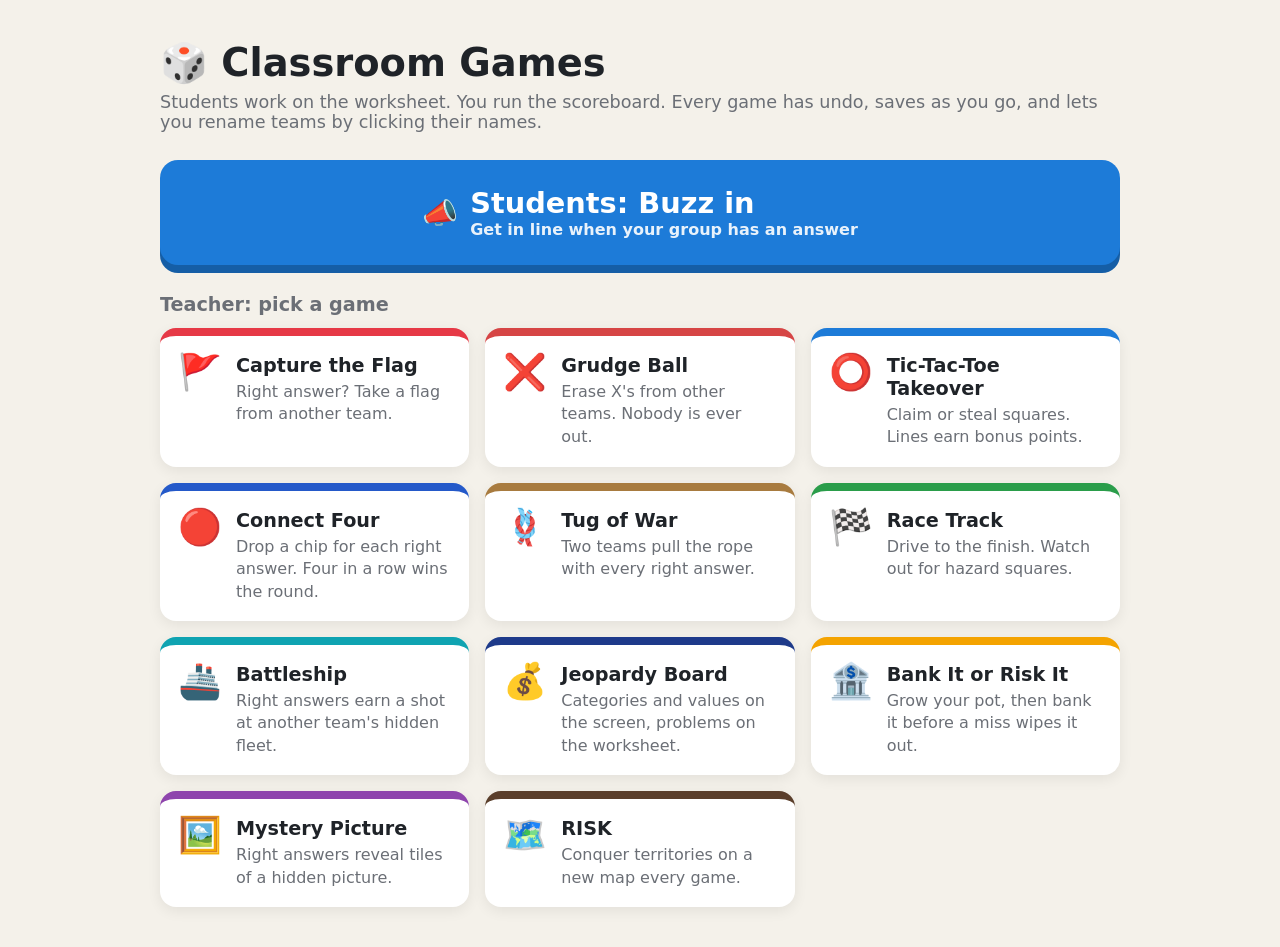
<file: index.html>
<!doctype html>
<html lang="en">
<head>
<meta charset="utf-8">
<meta name="viewport" content="width=device-width, initial-scale=1">
<title>Classroom Games</title>
<style>
  :root{--bg:#f4f1ea;--card:#fff;--ink:#1f2328;--muted:#6b6f76}
  *{box-sizing:border-box}
  body{margin:0;background:var(--bg);color:var(--ink);font-family:system-ui,-apple-system,"Segoe UI",Roboto,sans-serif}
  main{max-width:1000px;margin:0 auto;padding:40px 20px}
  h1{margin:0 0 6px;font-size:2.4rem}
  .lede{margin:0 0 28px;color:var(--muted);font-size:1.1rem}
  .grid{display:grid;grid-template-columns:repeat(auto-fit,minmax(260px,1fr));gap:16px}
  a.card{display:flex;gap:14px;align-items:flex-start;background:var(--card);border-radius:16px;padding:18px;text-decoration:none;color:inherit;box-shadow:0 4px 14px rgba(0,0,0,.07);border-top:8px solid var(--c);transition:transform .15s}
  a.card:hover{transform:translateY(-3px)}
  .em{font-size:2.2rem;line-height:1}
  .card b{display:block;font-size:1.2rem;margin-bottom:4px}
  .card span{color:var(--muted);line-height:1.4}
  .buzz{display:flex;align-items:center;justify-content:center;gap:12px;width:100%;padding:26px 20px;margin:0 0 28px;border-radius:18px;background:#1d7bd8;color:#fff;text-decoration:none;font-size:1.8rem;font-weight:800;box-shadow:0 8px 0 #155ea6}
  .buzz:active{transform:translateY(4px);box-shadow:0 4px 0 #155ea6}
  .buzz small{display:block;font-size:1rem;font-weight:600;opacity:.9}
  h2{font-size:1.2rem;color:var(--muted);margin:0 0 12px}
</style>
</head>
<body>
<main>
  <h1>🎲 Classroom Games</h1>
  <p class="lede">Students work on the worksheet. You run the scoreboard. Every game has undo, saves as you go, and lets you rename teams by clicking their names.</p>
  <a class="buzz" href="buzz.html"><span>📣</span><span>Students: Buzz in<small>Get in line when your group has an answer</small></span></a>
  <h2>Teacher: pick a game</h2>
  <div class="grid">
    <a class="card" href="capture-the-flag.html" style="--c:#e63946"><div class="em">🚩</div><div><b>Capture the Flag</b><span>Right answer? Take a flag from another team.</span></div></a>
    <a class="card" href="grudge-ball.html" style="--c:#d64545"><div class="em">❌</div><div><b>Grudge Ball</b><span>Erase X's from other teams. Nobody is ever out.</span></div></a>
    <a class="card" href="tic-tac-toe-takeover.html" style="--c:#1d7bd8"><div class="em">⭕</div><div><b>Tic-Tac-Toe Takeover</b><span>Claim or steal squares. Lines earn bonus points.</span></div></a>
    <a class="card" href="connect-four.html" style="--c:#2459c9"><div class="em">🔴</div><div><b>Connect Four</b><span>Drop a chip for each right answer. Four in a row wins the round.</span></div></a>
    <a class="card" href="tug-of-war.html" style="--c:#a87b3f"><div class="em">🪢</div><div><b>Tug of War</b><span>Two teams pull the rope with every right answer.</span></div></a>
    <a class="card" href="race-track.html" style="--c:#2a9d4a"><div class="em">🏁</div><div><b>Race Track</b><span>Drive to the finish. Watch out for hazard squares.</span></div></a>
    <a class="card" href="battleship.html" style="--c:#0fa3b1"><div class="em">🚢</div><div><b>Battleship</b><span>Right answers earn a shot at another team's hidden fleet.</span></div></a>
    <a class="card" href="jeopardy-board.html" style="--c:#1e3a8a"><div class="em">💰</div><div><b>Jeopardy Board</b><span>Categories and values on the screen, problems on the worksheet.</span></div></a>
    <a class="card" href="bank-it-or-risk-it.html" style="--c:#f4a300"><div class="em">🏦</div><div><b>Bank It or Risk It</b><span>Grow your pot, then bank it before a miss wipes it out.</span></div></a>
    <a class="card" href="mystery-picture.html" style="--c:#8e44ad"><div class="em">🖼️</div><div><b>Mystery Picture</b><span>Right answers reveal tiles of a hidden picture.</span></div></a>
    <a class="card" href="risk.html" style="--c:#5a3e2b"><div class="em">🗺️</div><div><b>RISK</b><span>Conquer territories on a new map every game.</span></div></a>
  </div>
</main>
</body>
</html>
</file>
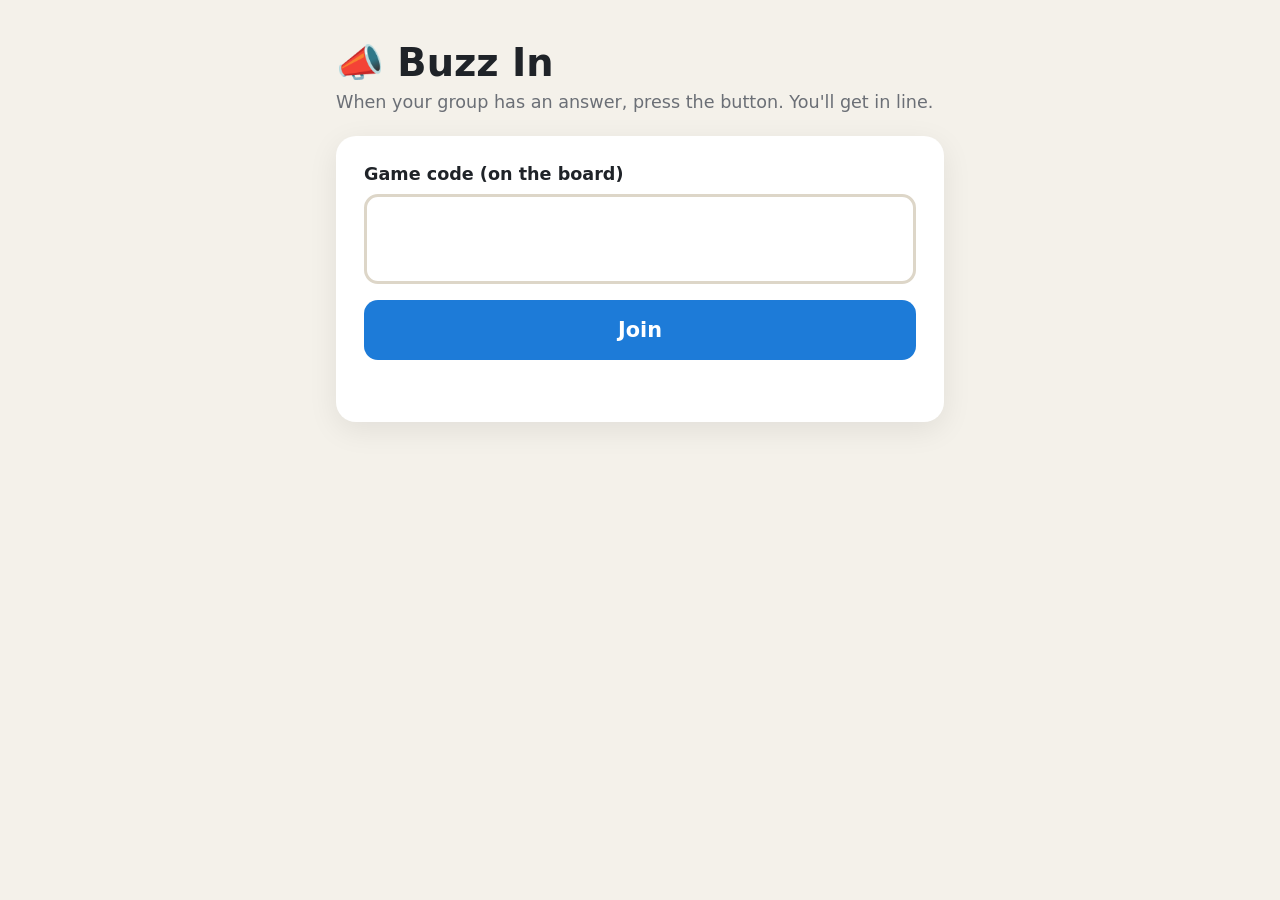
<file: src/buzz-student.html>
<!doctype html>
<html lang="en">
<head>
<meta charset="utf-8">
<meta name="viewport" content="width=device-width, initial-scale=1">
<title>Buzz In</title>
<style>
  :root{--bg:#f4f1ea;--card:#fff;--ink:#1f2328;--muted:#6b6f76;--line:#ddd6c8;--accent:#1d7bd8;--good:#2a9d4a;--bad:#d64545;--warn:#f4a300;--c:#1d7bd8}
  *{box-sizing:border-box}
  html,body{margin:0}
  body{background:var(--bg);color:var(--ink);font-family:system-ui,-apple-system,"Segoe UI",Roboto,sans-serif;min-height:100vh}
  button{font:inherit;cursor:pointer;border:0;border-radius:14px;color:inherit;background:none}
  button:disabled{opacity:.4;cursor:not-allowed}
  [hidden]{display:none!important}
  main{max-width:640px;margin:0 auto;padding:40px 16px}
  h1{margin:0 0 6px;font-size:2.4rem}
  .lede{color:var(--muted);margin:0 0 24px;font-size:1.1rem}
  .card{background:var(--card);border-radius:20px;padding:28px;box-shadow:0 8px 30px rgba(0,0,0,.08)}
  label{display:block;font-weight:700;font-size:1.1rem;margin-bottom:10px}
  #code{width:100%;font-size:3rem;font-weight:800;letter-spacing:.3em;text-align:center;text-transform:uppercase;padding:14px;border:3px solid var(--line);border-radius:14px;font-family:ui-monospace,Menlo,Consolas,monospace}
  #code:focus{outline:none;border-color:var(--accent)}
  .primary{display:block;width:100%;margin-top:16px;padding:18px;font-size:1.3rem;font-weight:800;background:var(--accent);color:#fff}
  .msg{min-height:1.4em;margin-top:12px;font-weight:600;color:var(--bad)}
  .teams{display:grid;grid-template-columns:repeat(auto-fit,minmax(170px,1fr));gap:12px;margin-top:6px}
  .teams button{padding:20px 14px;font-size:1.3rem;font-weight:800;color:#fff;background:var(--c);text-align:left}
  .teams button:hover{filter:brightness(1.08)}
  .who{display:flex;align-items:center;gap:12px;margin-bottom:18px}
  .who .sw{width:22px;height:22px;border-radius:50%;background:var(--c)}
  .who b{font-size:1.7rem;margin-right:auto}
  .link{color:var(--muted);text-decoration:underline;padding:4px 6px;font-size:.95rem}
  .status{border-radius:16px;padding:20px;font-size:1.35rem;font-weight:700;text-align:center;background:#f3efe6;margin-bottom:18px;line-height:1.35}
  .status small{display:block;font-size:1rem;font-weight:600;color:var(--muted);margin-top:6px}
  .status.up{background:#e3f6e8;border:4px solid var(--good)}
  .status.wait{background:#fff3c4}
  .status.ok{background:#e3f6e8}
  .status.no{background:#fde8e8}
  .big{display:block;width:100%;padding:34px 16px;font-size:2rem;font-weight:900;color:#fff;background:var(--c);box-shadow:0 8px 0 rgba(0,0,0,.18);transition:transform .08s}
  .big:active{transform:translateY(4px);box-shadow:0 4px 0 rgba(0,0,0,.18)}
  .leave{display:block;width:100%;margin-top:14px;padding:14px;font-size:1.05rem;font-weight:700;background:#fff;border:2px solid var(--line)}
  .pos{font-size:4rem;font-weight:900;line-height:1;display:block;margin:4px 0}
  .game{color:var(--muted);font-weight:600;margin-bottom:6px}
</style>
</head>
<body>
<main>
  <h1>📣 Buzz In</h1>
  <p class="lede" id="lede">When your group has an answer, press the button. You'll get in line.</p>

  <section class="card" id="joinView">
    <label for="code">Game code (on the board)</label>
    <input id="code" maxlength="4" autocomplete="off" autocapitalize="characters" spellcheck="false" inputmode="text">
    <button class="primary" id="joinBtn">Join</button>
    <div class="msg" id="joinMsg"></div>
  </section>

  <section class="card" id="pickView" hidden>
    <div class="game" id="pickGame"></div>
    <label>Which team are you?</label>
    <div class="teams" id="teams"></div>
    <button class="link" id="pickBack" style="margin-top:14px">Use a different code</button>
  </section>

  <section class="card" id="mainView" hidden>
    <div class="who"><span class="sw"></span><b id="teamName"></b><button class="link" id="switchBtn">Switch team</button></div>
    <div class="status" id="status"></div>
    <button class="big" id="buzzBtn">✋ We have an answer!</button>
    <button class="leave" id="leaveBtn" hidden>Leave the line</button>
  </section>
</main>

<script type="module">
{fb}

const $ = id => document.getElementById(id);
const esc = s => String(s).replace(/[&<>"']/g, c => ({'&':'&amp;','<':'&lt;','>':'&gt;','"':'&quot;',"'":'&#39;'}[c]));
let DEV = lsGet('buzz-dev');
if (!DEV) { DEV = Array.from(crypto.getRandomValues(new Uint8Array(12)), b => 'abcdefghijkmnpqrstuvwxyz23456789'[b % 32]).join(''); lsSet('buzz-dev', DEV); }

let CODE = null, TEAM = null, D = null, unsub = null, pending = null, pendTimer = null;

function show(v) { ['joinView', 'pickView', 'mainView'].forEach(x => $(x).hidden = x !== v); }

async function join(code, quiet) {
  code = String(code || '').toUpperCase().replace(/[^A-Z0-9]/g, '');
  if (code.length !== 4) { if (!quiet) $('joinMsg').textContent = 'The code has 4 letters and numbers.'; return; }
  $('joinBtn').disabled = true; $('joinMsg').textContent = '';
  try {
    const s = await getDoc(roomRef(code));
    if (!s.exists()) { lsSet('buzz-code', null); show('joinView'); $('joinMsg').textContent = quiet ? '' : 'No game with that code. Check the board.'; return; }
    CODE = code; D = s.data(); lsSet('buzz-code', code);
    const t = lsGet('buzz-team-' + code);
    TEAM = t != null && +t < (D.teams || []).length ? +t : null;
    watch();
    TEAM == null ? showPick() : (show('mainView'), render());
  } catch (e) {
    console.error(e);
    $('joinMsg').textContent = "Can't connect right now. Check your internet and try again.";
    show('joinView');
  } finally { $('joinBtn').disabled = false; }
}

function watch() {
  if (unsub) unsub();
  unsub = onSnapshot(roomRef(CODE), s => {
    if (!s.exists()) { ended(); return; }
    D = s.data();
    if (pending) {
      const inLine = (D.queue || []).some(q => q.team === TEAM);
      if ((pending === 'join' && inLine) || (pending === 'leave' && !inLine)) clearPending();
    }
    if (!$('pickView').hidden) showPick(); else if (!$('mainView').hidden) render();
  }, e => { console.error(e); });
}

function ended() {
  if (unsub) { unsub(); unsub = null; }
  lsSet('buzz-code', null); CODE = null; TEAM = null; D = null; clearPending();
  $('code').value = ''; show('joinView');
  $('joinMsg').textContent = 'That game has ended. Type the new code from the board.';
}

function showPick() {
  $('pickGame').textContent = D.game || '';
  $('teams').innerHTML = (D.teams || []).map((t, i) => `<button data-t="${i}" style="--c:${esc(t.color)}">${esc(t.name)}</button>`).join('');
  show('pickView');
}

function render() {
  const teams = D.teams || [], me = teams[TEAM]; if (!me) { showPick(); return; }
  document.documentElement.style.setProperty('--c', me.color);
  $('teamName').textContent = me.name;
  $('lede').textContent = D.game ? 'Playing ' + D.game + '.' : '';
  const q = D.queue || [], cooled = t => D.coolOn && t === D.cool;
  const mine = q.findIndex(x => x.team === TEAM), st = $('status');
  const last = D.last && D.last.team === TEAM ? D.last : null;
  if (mine >= 0) {
    const entry = q[mine];
    $('buzzBtn').hidden = true;
    $('leaveBtn').hidden = entry.dev !== DEV;
    const retry = last && last.r === 'no' ? 'Not yet! Fix it while you wait. ' : '';
    if (cooled(TEAM)) {
      st.className = 'status wait';
      st.innerHTML = `${retry}You're in line.<small>Your team scored last, so another team goes first.</small>`;
    } else {
      let pos = 1; for (let k = 0; k < mine; k++) if (!cooled(q[k].team)) pos++;
      if (pos === 1) { st.className = 'status up'; st.innerHTML = `🙋 You're up!<small>Your teacher is coming to check your answer.</small>`; }
      else { st.className = 'status' + (retry ? ' no' : ''); st.innerHTML = `${retry}You're in line<span class="pos">#${pos}</span><small>Keep working while you wait.</small>`; }
    }
    if (entry.dev !== DEV) st.innerHTML += '<small>Your team got in line from another computer.</small>';
  } else {
    $('buzzBtn').hidden = false; $('leaveBtn').hidden = true;
    $('buzzBtn').disabled = !!pending;
    if (pending === 'join') { st.className = 'status'; st.innerHTML = pendTimer === 'slow' ? "Waiting for your teacher's screen…<small>Your teacher's game needs to be open.</small>" : 'Getting in line…'; }
    else if (last && last.r === 'ok' && Date.now() - last.t < 5 * 60 * 1000) {
      st.className = 'status ok';
      st.innerHTML = `✓ Nice work! You scored.${cooled(TEAM) ? '<small>You can buzz in again, but another team goes before you next time.</small>' : ''}`;
    } else { st.className = 'status'; st.innerHTML = 'Not in line.<small>Press the button when your group has an answer.</small>'; }
  }
}

async function press(action) {
  if (CODE == null || TEAM == null || pending) return;
  pending = action; pendTimer = setTimeout(() => { pendTimer = 'slow'; render(); }, 8000);
  render();
  try { await addDoc(pressCol(CODE), { team: TEAM, action, at: serverTimestamp(), device: DEV }); }
  catch (e) {
    console.error(e); clearPending(); render();
    $('status').className = 'status no'; $('status').innerHTML = "That didn't go through.<small>Check your internet and press again.</small>";
  }
}
function clearPending() { if (pendTimer && pendTimer !== 'slow') clearTimeout(pendTimer); pending = null; pendTimer = null; }

$('joinBtn').onclick = () => join($('code').value);
$('code').addEventListener('keydown', e => { if (e.key === 'Enter') join($('code').value); });
$('code').addEventListener('input', () => { $('code').value = $('code').value.toUpperCase().replace(/[^A-Z0-9]/g, ''); });
$('teams').onclick = e => {
  const b = e.target.closest('[data-t]'); if (!b) return;
  TEAM = +b.dataset.t; lsSet('buzz-team-' + CODE, TEAM); show('mainView'); render();
};
$('pickBack').onclick = () => { if (unsub) unsub(); unsub = null; CODE = null; lsSet('buzz-code', null); $('code').value = ''; show('joinView'); $('code').focus(); };
$('switchBtn').onclick = () => { if (!pending) showPick(); };
$('buzzBtn').onclick = () => press('join');
$('leaveBtn').onclick = () => press('leave');

const fromUrl = new URLSearchParams(location.search).get('code');
const saved = fromUrl || lsGet('buzz-code');
if (saved) { $('code').value = saved.toUpperCase(); join(saved, true); } else $('code').focus();
</script>
</body>
</html>
</file>
